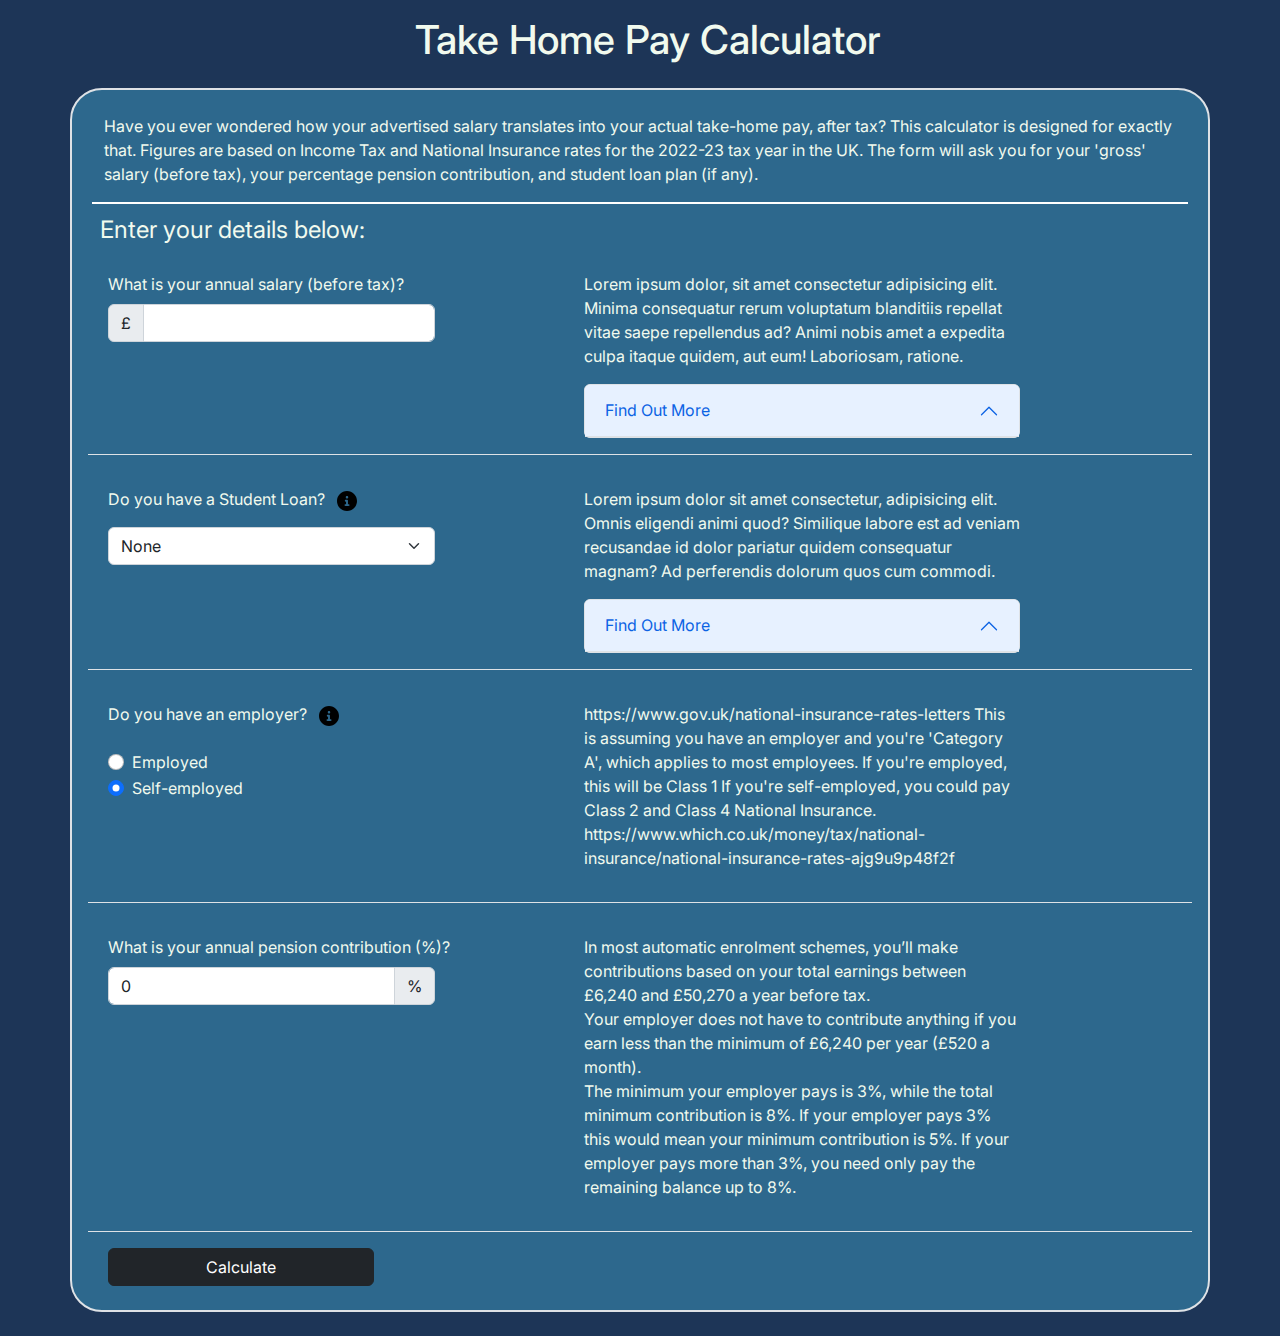
<file: index.html>
<!DOCTYPE html>
<html lang="en">

<head>
    <meta charset="UTF-8">
    <meta http-equiv="X-UA-Compatible" content="IE=edge">
    <meta name="viewport" content="width=device-width, initial-scale=1.0">
    <title>Take Home Pay Calculator</title>
    <!-- <link rel="stylesheet" href="reset.css"> -->
    <link rel="preconnect" href="https://fonts.googleapis.com">
    <link rel="preconnect" href="https://fonts.gstatic.com" crossorigin>
    <link rel="stylesheet" href=".\node_modules/bootstrap/dist/css/bootstrap.min.css">
    <link
        href="https://fonts.googleapis.com/css2?family=Inter:wght@400;500;700&family=Manrope:wght@400;500;700&family=Source+Code+Pro:wght@400;500;700&display=swap"
        rel="stylesheet">
    <link rel="stylesheet" href="style.css">
</head>

<body>
    <header class="row m-2 p-2 text-center">
        <h1>Take Home Pay Calculator</h1>
        <nav>
            <!-- Nav elements here -->
        </nav>
    </header>
    <main class="container border border-2 rounded-5 p-3 mb-4">
        <section id="intro" class="row">
            <div class="col mx-3 my-2 border-bottom border-white border-2">
                <p>Have you ever wondered how your advertised salary translates into your actual take-home pay, after
                    tax?
                    This
                    calculator is designed for exactly that. Figures are based on Income Tax and National Insurance
                    rates
                    for the
                    2022-23 tax year in the UK. The form will ask you for your 'gross' salary (before tax), your
                    percentage
                    pension
                    contribution, and student loan plan (if any).</p>
            </div>
        </section>
        <div class="container justify-content-around">
            <form method="GET" action="results.html" onsubmit="getValues()">
                <fieldset>
                    <legend>Enter your details below:</legend>
                    <div id="salary" class="row form-input pb-2 border-bottom border-1">
                        <div class="col-5 m-2 pt-2">
                            <label for="yearlyGross" class="form-label">What is your annual salary (before
                                tax)?
                            </label>
                            <br>
                            <div class="input-group mb-3 w-75">
                                <span class="input-group-text">£</span>
                                <input type="text" class="form-control" id="yearlyGross" required>
                            </div>
                            <br>
                        </div>
                        <div class="col-5 m-2 pt-2" id="blurb">
                            <p>Lorem ipsum dolor, sit amet consectetur adipisicing elit. Minima consequatur rerum
                                voluptatum
                                blanditiis repellat vitae saepe repellendus ad? Animi nobis amet a expedita culpa
                                itaque quidem, aut
                                eum! Laboriosam, ratione.</p>
                            <div class="accordion" id="accordionOne">
                                <div class="accordion-item">
                                    <h2 class="accordion-header" id="headingOne">
                                        <button class="accordion-button" type="button" data-bs-toggle="collapse"
                                            data-bs-target="#collapseOne" aria-expanded="true"
                                            aria-controls="collapseOne">
                                            Find Out More
                                        </button>
                                    </h2>
                                    <div id="collapseOne" class="accordion-collapse collapse"
                                        aria-labelledby="headingOne" data-bs-parent="#accordionOne">
                                        <div class="accordion-body">
                                            <strong>Taxable Income</strong>
                                            <p>By default, you will have a tax-free Personal Allowance of £12,570
                                                per
                                                year. Any income above this will be taxable. If you earn over
                                                £100,000
                                                per year, your personal allowance will be reduced by £1 for every £2
                                                earned above £100,000, until the allowance reaches £0.</p>
                                            <p>Your tax rate will then depend on how much you earn above the
                                                Personal
                                                Allowance threshold:</p>
                                            <div class="table-responsive-md">
                                                <table class="table">
                                                    <thead>
                                                        <tr>
                                                            <th scope="col">Band</th>
                                                            <th scope="col">Taxable Income</th>
                                                            <th scope="col">Tax Rate</th>
                                                        </tr>
                                                    </thead>
                                                    <tbody>
                                                        <tr>
                                                            <th scope="row">Basic Rate</th>
                                                            <td>£12,571 to £50,270</td>
                                                            <td>20%</td>
                                                        </tr>
                                                        <tr>
                                                            <th scope="row">Higher Rate</th>
                                                            <td>£50,271 to £150,000</td>
                                                            <td>40%</td>
                                                        </tr>
                                                        <tr>
                                                            <th scope="row">Additional Rate</th>
                                                            <td>over £150,000</td>
                                                            <td>45%</td>
                                                        </tr>
                                                    </tbody>
                                                </table>
                                            </div>
                                        </div>
                                    </div>
                                </div>
                            </div>
                        </div>
                    </div>
                    <div class="row dropdown py-2 my-3 border-bottom border-1">
                        <div class="col-5 m-2">
                            <label for="studentLoan" class="pb-3">Do you have a Student Loan?</label>
                            <a class="ps-2" href="#" data-bs-toggle="tooltip"
                                title="Choose a repayment plan, or 'none' if not applicable" data-bs-placement="right">
                                <img class="info-icon" src="resources\circle-info-solid.svg">
                            </a>
                            <br>
                            <select class="form-select w-75" aria-label="Student loan plan" id="studentLoan">
                                <option selected>None</option>
                                <option value="plan-1">Plan 1</option>
                                <option value="plan-2">Plan 2</option>
                                <option value="plan-4">Plan 4 (Scotland)</option>
                                <option value="postgrad">Postgraduate Loan</option>
                            </select>
                        </div>
                        <div class="col-5 m-2">
                            <p>Lorem ipsum dolor sit amet consectetur, adipisicing elit. Omnis eligendi animi quod?
                                Similique labore est ad veniam recusandae id dolor pariatur quidem consequatur magnam?
                                Ad perferendis dolorum quos cum commodi.</p>
                            <div class="accordion" id="accordionTwo">
                                <div class="accordion-item">
                                    <h2 class="accordion-header" id="headingTwo">
                                        <button class="accordion-button" type="button" data-bs-toggle="collapse"
                                            data-bs-target="#collapseTwo" aria-expanded="true"
                                            aria-controls="collapseTwo">
                                            Find Out More
                                        </button>
                                    </h2>
                                    <div id="collapseTwo" class="accordion-collapse collapse"
                                        aria-labelledby="headingTwo" data-bs-parent="#accordionTwo">
                                        <div class="accordion-body">
                                            <strong>Student Loan Plans</strong><br>How much you repay depends on the <a
                                                href="https://www.gov.uk/repaying-your-student-loan/which-repayment-plan-you-are-on">Student
                                                Loan plan</a> that you are on. You repay:
                                            <br><br>
                                            <strong>Plan 1</strong>
                                            <ul>
                                                <li>9% of earnings above the threshold of £388/wk or £1,682/month
                                                    (before tax)</li>
                                                <li>You currently pay interest of 1.5% on Plan 1.</li>
                                            </ul>

                                            <strong>Plan 2</strong>
                                            <ul>
                                                <li>9% of earnings above the threshold of £524/wk or £2,274/month
                                                    (before tax)</li>
                                                <li>While studying, interest is 4.5%. From the 5th April after you leave
                                                    or finish your course, the <a
                                                        href="https://www.gov.uk/guidance/how-interest-is-calculated-plan-2">interest
                                                        rate</a> will depend on your income in the current tax year.
                                                </li>
                                            </ul>

                                            <strong>Plan 4</strong>
                                            <ul>
                                                <li>9% of earnings above the threshold of £487/wk or £2,114/month
                                                    (before tax)</li>
                                                <li>You currently pay interest of 1.5% on Plan 4.</li>
                                            </ul>

                                            <strong>Postgraduate Loan</strong>
                                            <ul>
                                                <li>6% of earnings above the threshold of £403/wk or £1,750/month
                                                    (before tax)</li>
                                                <li>You currently pay interest of 4.5% on Postgraduate Loans.</li>
                                            </ul>
                                        </div>
                                    </div>
                                </div>
                            </div>
                        </div>
                    </div>
                    <div class="row dropdown py-2 my-3 border-bottom border-1">
                        <div class="col-5 m-2">
                            <label class="pb-4">Do you have an employer?</label>
                            <a class="ps-2" href="#" data-bs-toggle="tooltip"
                                title="Your National Insurance rates will differ depending on your employment status"
                                data-bs-placement="right">
                                <img class="info-icon" src="resources\circle-info-solid.svg">
                            </a>
                            <div class="form-check">
                                <input class="form-check-input" type="radio" name="employment-status" id="employed">
                                <label class="form-check-label" for="employed">
                                    Employed
                                </label>
                            </div>
                            <div class="form-check">
                                <input class="form-check-input" type="radio" name="employment-status" id="self-employed"
                                    checked>
                                <label class="form-check-label" for="self-employed">
                                    Self-employed
                                </label>
                            </div>
                        </div>
                        <div class="col-5 m-2">
                            <p>https://www.gov.uk/national-insurance-rates-letters
                                This is assuming you have an employer and you're 'Category A', which applies to most
                                employees.
                                If you're employed, this will be Class 1
                                If you're self-employed, you could pay Class 2 and Class 4 National Insurance.
                                https://www.which.co.uk/money/tax/national-insurance/national-insurance-rates-ajg9u9p48f2f
                            </p>
                        </div>
                    </div>
                    <div class="row py-2 my-3 border-bottom border-1">
                        <div class="col-5 m-2">
                            <label for="pension-contribution">What is your annual pension contribution (%)?</label>
                            <div class="input-group mb-3 w-75 mt-2">
                                <input type="text" class="form-control" id="pension-contribution"
                                    aria-label="Amount (to the nearest dollar)" value="0">
                                <span class="input-group-text">%</span>
                            </div>
                        </div>
                        <div class="col-5 m-2">
                            <p>In most automatic enrolment schemes, you’ll make contributions based on your total
                                earnings between £6,240 and £50,270 a year before tax.<br>Your employer does not have to
                                contribute anything if you earn less than the minimum of £6,240 per year (£520 a
                                month).<br>The minimum your employer pays is 3%, while the total minimum contribution is
                                8%. If your employer pays 3% this would mean your minimum contribution is 5%. If your
                                employer pays more than 3%, you need only pay
                                the remaining balance up to 8%.</p>
                        </div>
                    </div>
                    <div class="row m-2">
                        <button class="btn btn-dark w-25" type="submit">Calculate</button>
                    </div>
                </fieldset>
            </form>
        </div>
    </main>
    <script src=".\node_modules\bootstrap\dist\js\bootstrap.bundle.js"></script>
    <script src="app.js"></script>
</body>

</html>
</file>
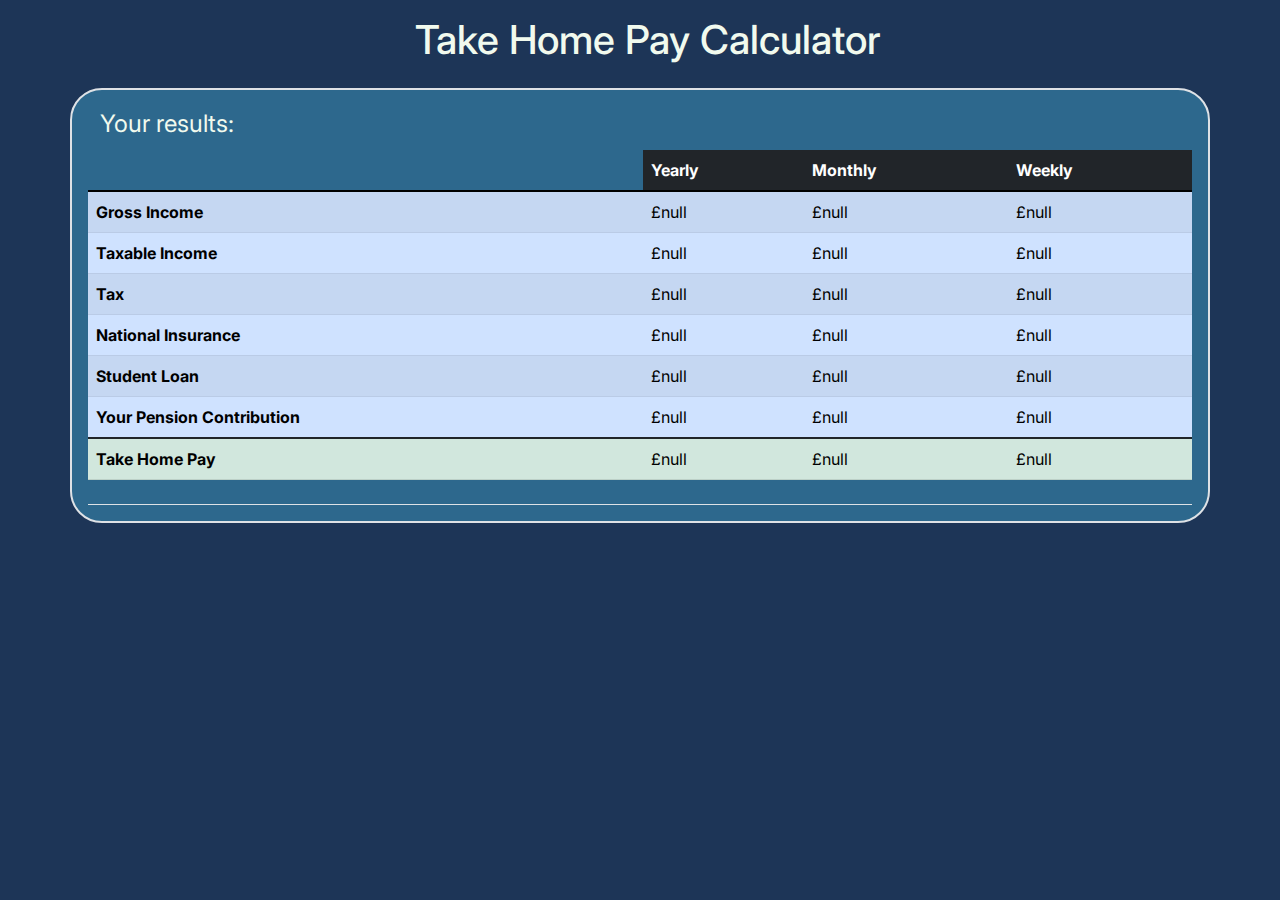
<file: results.html>
<!DOCTYPE html>
<html lang="en">

<head>
    <meta charset="UTF-8">
    <meta http-equiv="X-UA-Compatible" content="IE=edge">
    <meta name="viewport" content="width=device-width, initial-scale=1.0">
    <title>Results</title>
    <!-- <link rel="stylesheet" href="reset.css"> -->
    <link rel="preconnect" href="https://fonts.googleapis.com">
    <link rel="preconnect" href="https://fonts.gstatic.com" crossorigin>
    <link rel="stylesheet" href=".\node_modules/bootstrap/dist/css/bootstrap.min.css">
    <link
        href="https://fonts.googleapis.com/css2?family=Inter:wght@400;500;700&family=Manrope:wght@400;500;700&family=Source+Code+Pro:wght@400;500;700&display=swap"
        rel="stylesheet">
    <link rel="stylesheet" href="style.css">
</head>

<body>
    <header class="row m-2 p-2 text-center">
        <h1>Take Home Pay Calculator</h1>
        <nav>
            <!-- Nav elements here -->
        </nav>
    </header>
    <main class="container border border-2 rounded-5 p-3 mb-4">
        <div class="container justify-content-around">
            <fieldset>
                <legend>Your results:</legend>
                <div id="salary" class="row form-input pb-2 border-bottom border-1">
                    <table class="table table-striped text-white">
                        <thead class="table-dark">
                            <tr>
                                <th scope="col" class="bg-transparent"></th>
                                <th scope="col">Yearly</th>
                                <th scope="col">Monthly</th>
                                <th scope="col">Weekly</th>
                            </tr>
                        </thead>
                        <tbody class="table-primary">
                            <tr id="grossIncome" class="table-group-divider">
                                <th scope="row">Gross Income</th>
                                <td></td>
                                <td></td>
                                <td></td>
                            </tr>
                            <tr id="taxableIncome">
                                <th scope="row">Taxable Income</th>
                                <td></td>
                                <td></td>
                                <td></td>
                            </tr>
                            <tr id="tax">
                                <th scope="row">Tax</th>
                                <td></td>
                                <td></td>
                                <td></td>
                            </tr>
                            <tr id="nationalInsurance">
                                <th scope="row">National Insurance</th>
                                <td></td>
                                <td></td>
                                <td></td>
                            </tr>
                            <tr id="studentLoan">
                                <th scope="row">Student Loan</th>
                                <td></td>
                                <td></td>
                                <td></td>
                            </tr>
                            <tr id="pension">
                                <th scope="row">Your Pension Contribution</th>
                                <td></td>
                                <td></td>
                                <td></td>
                            </tr>
                        <tfoot class="table-group-divider border-dark">
                            <tr id="takeHomePay" class="table-success">
                                <th scope="row">Take Home Pay</th>
                                <td></td>
                                <td></td>
                                <td></td>
                            </tr>
                        </tfoot>
                        </tbody>
                    </table>
                </div>
        </div>
    </main>
    <script src=".\node_modules\bootstrap\dist\js\bootstrap.bundle.js"></script>
    <script src="app.js"></script>
</body>

</html>
</file>
<file: style.css>
body {
    font-family: 'Inter', sans-serif;
    font-size: 16px;
    background-color: #1d3557;
    color: #f1faee;
}

header {
    display: grid;
    width: 100%;
    justify-content: center;
    margin: 10px;
}

h1 {
    font-size: 2.5rem;
}

main {
    /* display: grid; */
    background-color: #2d688d;
    width: 80%;
    height: 80%;
    align-content: center;
    justify-content: center;
    /* grid-template: repeat(5, 1fr) / repeat(2, 1fr);
    grid-template-areas: "intro intro"
                         "form-1 blurb"
                         "form-2 blurb"
                         "form-3 blurb"
                         "footer footer"; */
    /* margin: 10px auto; */
    /* padding: 8px 18px; */
    gap: 10px;
    /* border: 3px solid #a8dadc; */
    /* border-radius: 20px; */
}

#intro {
    grid-area: intro;
    /* border: 1px solid black; */
    justify-self: left;
}

/* #forms-left form {
    display: flex;
    flex-direction: column;
    justify-items: space-around;
    height: 300px;
} */

/* #forms-left form div:nth-of-type(1) {
    grid-area: form-1;
    background-color: red;
}

#forms-left form div:nth-of-type(2) {
    grid-area: form-2;
    background-color: green;
}

#forms-left form div:nth-of-type(3) {
    grid-area: form-3;
    background-color: orange;
} */

#blurb {
    align-self: start;
}

#forms h2 {
    padding-bottom: 5px;
    margin-bottom: 10px;   
    border-bottom: 2px solid grey;
}

.color-1 {
    background-color: #0C1446;
    color: white;
}

.color-2 {
    background-color: #87ACA3;
    color: black;
}

.color-3 {
    background-color: #2B7C85;
    color: white;
}

.color-4 {
    background-color: #175873;
    color: white;
}

.color-5 {
    background-color: #5885AF;
    color: white;
}

.color-6 {
    background-color: #C3E0E5;
    color: black;
}

input[type="submit"] {
    height: 40px;
    width: 50%;
    border-radius: 10px;
    margin: 10px;
    background-color: lightseagreen;
    /* border-shadow: 10px; */
}

.info-icon {
    height: 20px;
    width: 20px;
    position: relative;
}


/* Custom tooltips */

/* .j-tooltip::before, .j-tooltip::after {
    --scale: 0;
    --tooltip-color: #333;
    --arrow-size: 10px;
    position: absolute;
    top: -.25rem;
    left: 50%;
    transform: translateX(-50%) translateY(var(--translate-y, 0)) scale(var(--scale));
    transition: 50ms transform;
    transform-origin: bottom center;
}

.j-tooltip::before {
    --translate-y: calc(-100% -var(--arrow-size));
    content: attr(data-tooltip);
    width: max-content;
    max-width: 100%;
    color: white;
    padding: .5rem;
    background: var(--tooltip-color);
    border-radius: .3rem;
    text-align: center;
}

.j-tooltip:hover::before, .j-tooltip:hover::after {
    --scale: 1;
}

.j-tooltip::after {
    --translate-y: calc(-1 * var(--arrow-size));
    content: '';
    border: var(--arrow-size) solid transparent;
    border-top-color: var(--tooltip-color);
    transform-origin: top center;
} */
</file>
